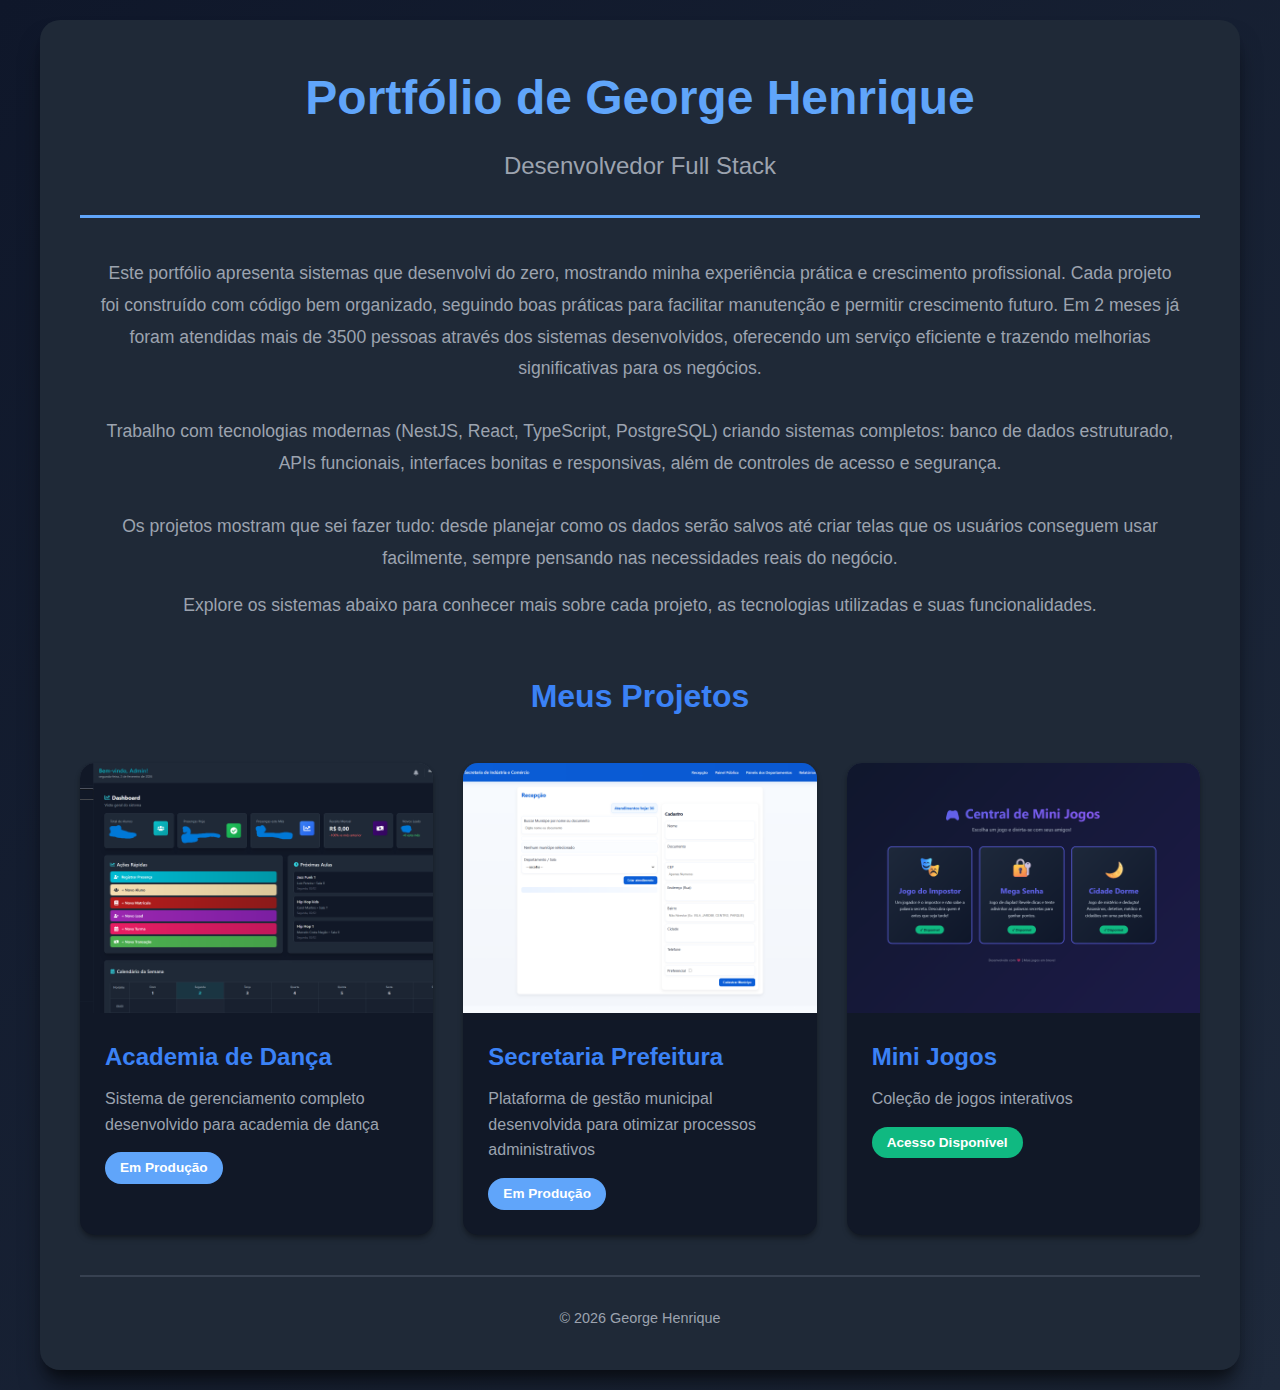
<file: index.html>
<!DOCTYPE html>
<html lang="pt-BR">
<head>
    <meta charset="UTF-8">
    <meta name="viewport" content="width=device-width, initial-scale=1.0">
    <title>Portfólio de George Henrique</title>
    <link rel="stylesheet" href="styles.css">
</head>
<body>
    <div class="container">
        <header>
            <h1>Portfólio de George Henrique</h1>
            <p class="subtitle">Desenvolvedor Full Stack</p>
        </header>

        <section class="intro">
            <p>
             Este portfólio apresenta sistemas que desenvolvi do zero, mostrando minha experiência prática e crescimento profissional. Cada projeto foi construído com código bem organizado, seguindo boas práticas para facilitar manutenção e permitir crescimento futuro. Em 2 meses já foram atendidas mais de 3500 pessoas através dos sistemas desenvolvidos, oferecendo um serviço eficiente e trazendo melhorias significativas para os negócios.
             <br><br>
            Trabalho com tecnologias modernas (NestJS, React, TypeScript, PostgreSQL) criando sistemas completos: banco de dados estruturado, APIs funcionais, interfaces bonitas e responsivas, além de controles de acesso e segurança.
            <br><br>
            Os projetos mostram que sei fazer tudo: desde planejar como os dados serão salvos até criar telas que os usuários conseguem usar facilmente, sempre pensando nas necessidades reais do negócio.
            </p>
            <p>Explore os sistemas abaixo para conhecer mais sobre cada projeto, as tecnologias utilizadas e suas funcionalidades.</p>
        </section>

        <section class="projects">
            <h2>Meus Projetos</h2>
            <div class="projects-grid">
                
                <div class="project-card" onclick="window.location.href='academia-de-danca.html'">
                    <div class="project-image">
                        <img src="Imagens/8 1.png" alt="Sistema Academia de Dança">
                    </div>
                    <div class="project-info">
                        <h3>Academia de Dança</h3>
                        <p>Sistema de gerenciamento completo desenvolvido para academia de dança</p>
                        <span class="badge">Em Produção</span>
                    </div>
                </div>

                <div class="project-card" onclick="window.location.href='secretaria-prefeitura.html'">
                    <div class="project-image">
                        <img src="Imagens/Sec 1.png" alt="Sistema Secretaria Prefeitura">
                    </div>
                    <div class="project-info">
                        <h3>Secretaria Prefeitura</h3>
                        <p>Plataforma de gestão municipal desenvolvida para otimizar processos administrativos</p>
                        <span class="badge">Em Produção</span>
                    </div>
                </div>

                <div class="project-card" onclick="window.location.href='mini-jogos.html'">
                    <div class="project-image">
                        <img src="Imagens/Minigames.png" alt="Mini Jogos">
                    </div>
                    <div class="project-info">
                        <h3>Mini Jogos</h3>
                        <p>Coleção de jogos interativos</p>
                        <span class="badge available">Acesso Disponível</span>
                    </div>
                </div>

            </div>
        </section>

        <footer>
            <p>&copy; 2026 George Henrique</p>
        </footer>
    </div>

    <script src="script.js"></script>
</body>
</html>
</file>
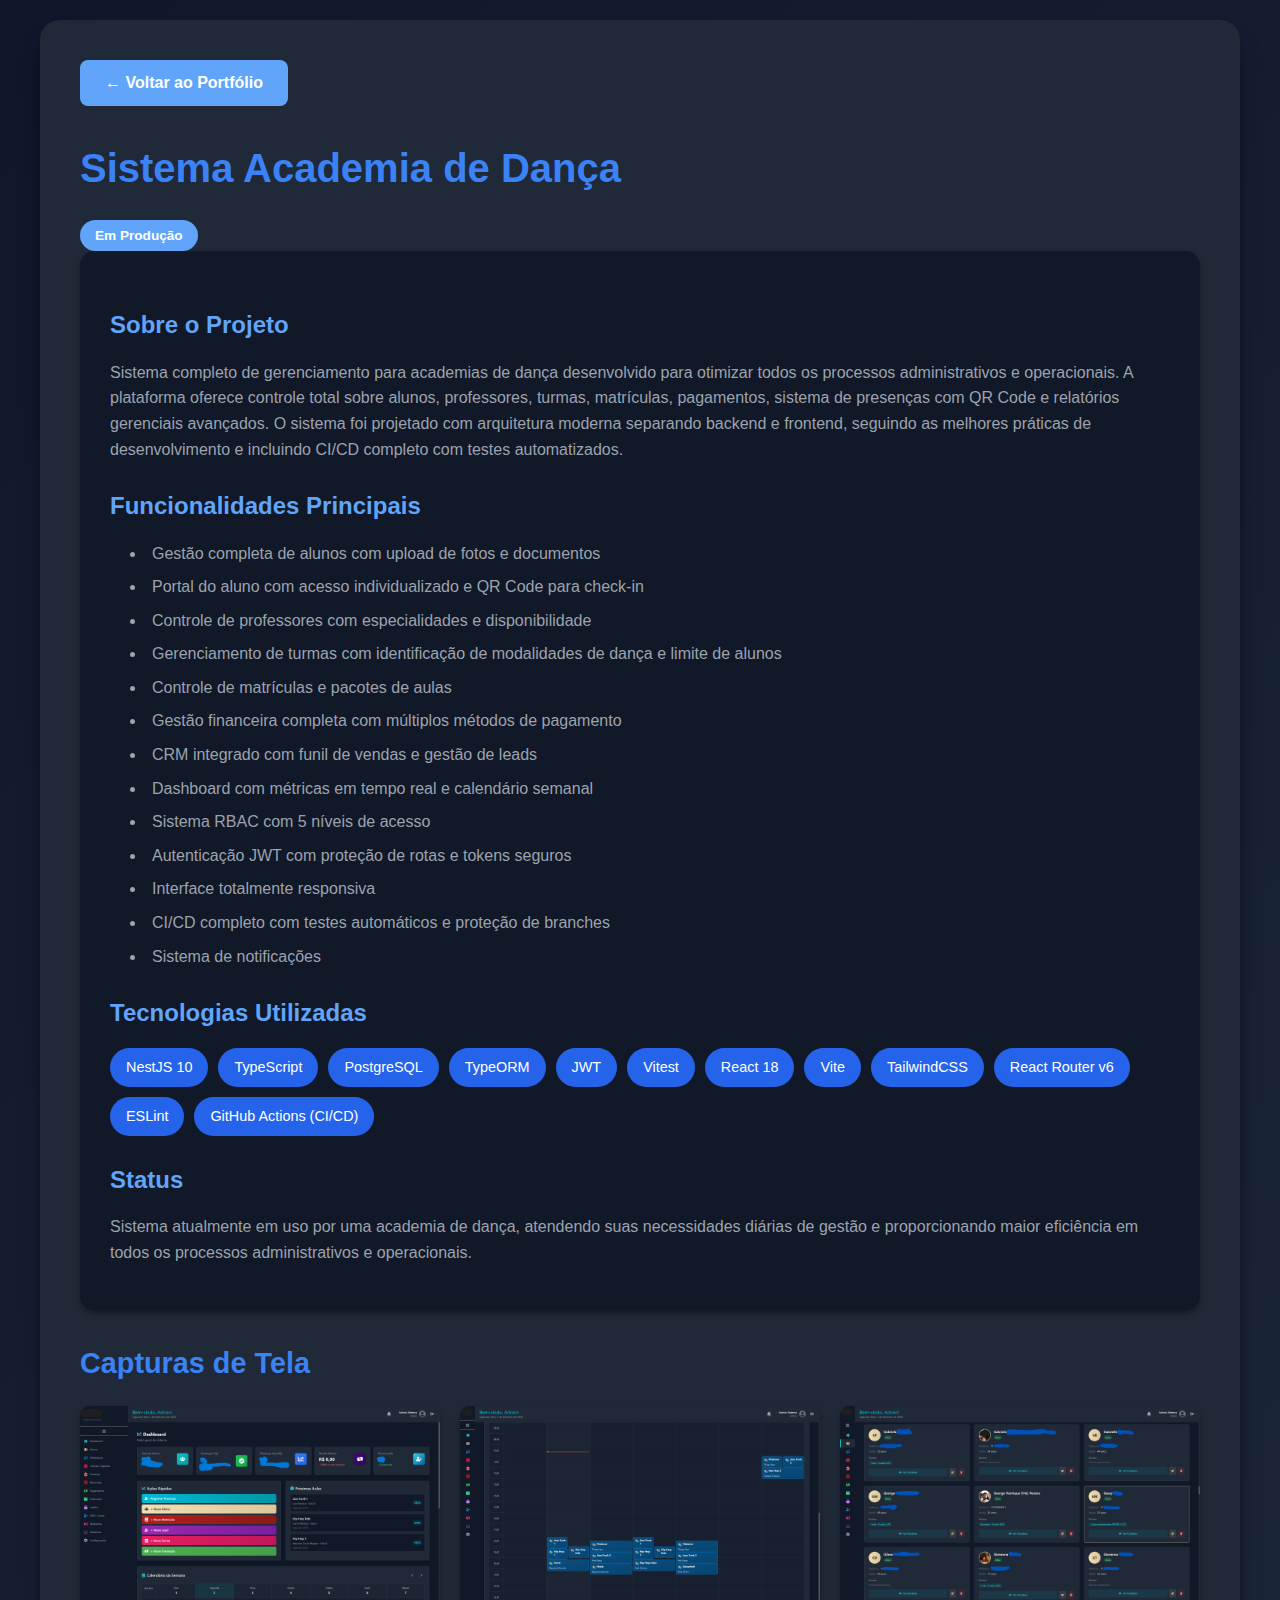
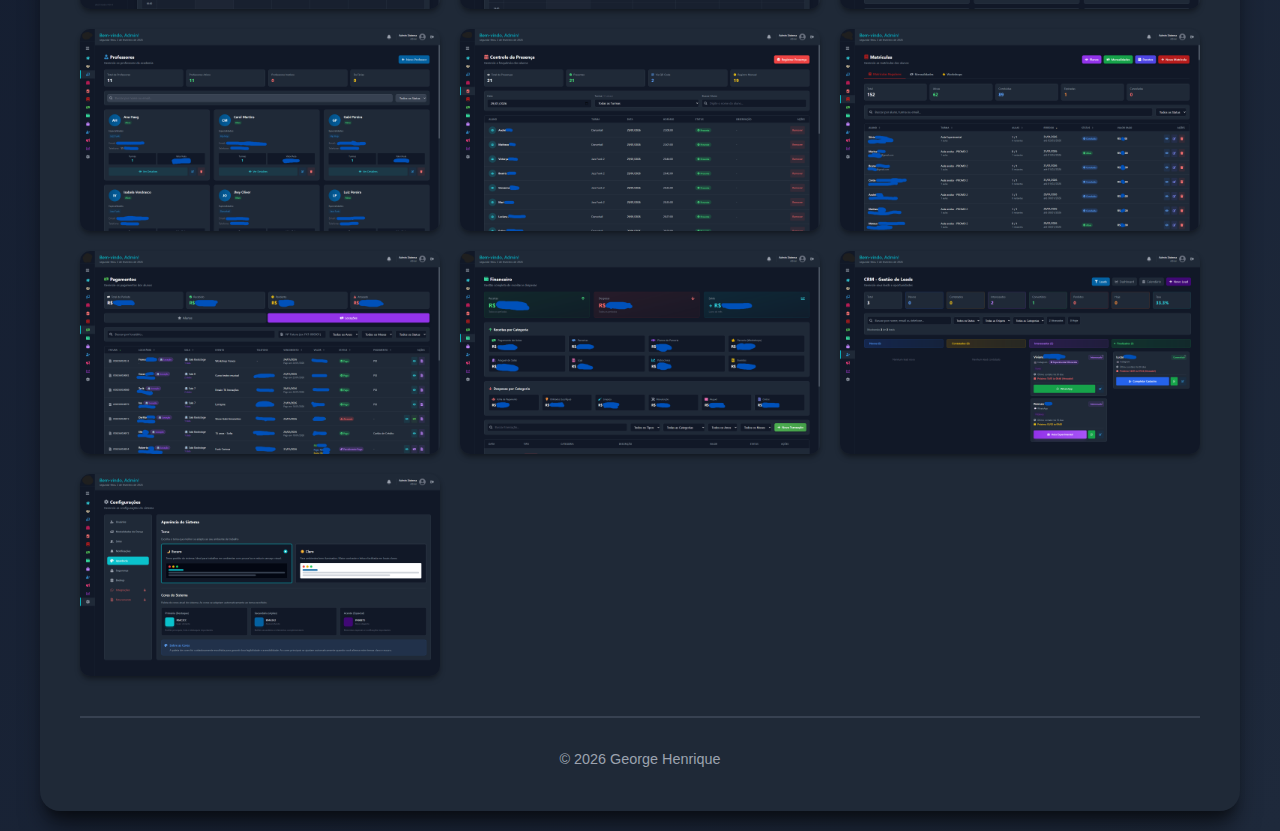
<file: academia-de-danca.html>
<!DOCTYPE html>
<html lang="pt-BR">
<head>
    <meta charset="UTF-8">
    <meta name="viewport" content="width=device-width, initial-scale=1.0">
    <title>Academia de Dança - George Henrique</title>
    <link rel="stylesheet" href="styles.css">
</head>
<body>
    <div class="container">
        <a href="index.html" class="back-button">← Voltar ao Portfólio</a>
        
        <div class="project-detail">
            <h2>Sistema Academia de Dança</h2>
            <span class="badge">Em Produção</span>
            
            <div class="project-description">
                <h3>Sobre o Projeto</h3>
                <p>Sistema completo de gerenciamento para academias de dança desenvolvido para otimizar todos os processos administrativos e operacionais. A plataforma oferece controle total sobre alunos, professores, turmas, matrículas, pagamentos, sistema de presenças com QR Code e relatórios gerenciais avançados. O sistema foi projetado com arquitetura moderna separando backend e frontend, seguindo as melhores práticas de desenvolvimento e incluindo CI/CD completo com testes automatizados.</p>
                
                <h3>Funcionalidades Principais</h3>
                <ul>
                    <li>Gestão completa de alunos com upload de fotos e documentos</li>
                    <li>Portal do aluno com acesso individualizado e QR Code para check-in</li>
                    <li>Controle de professores com especialidades e disponibilidade</li>
                    <li>Gerenciamento de turmas com identificação de modalidades de dança e limite de alunos</li>
                    <li>Controle de matrículas e pacotes de aulas</li>
                    <li>Gestão financeira completa com múltiplos métodos de pagamento</li>
                    <li>CRM integrado com funil de vendas e gestão de leads</li>
                    <li>Dashboard com métricas em tempo real e calendário semanal</li>
                    <li>Sistema RBAC com 5 níveis de acesso</li>
                    <li>Autenticação JWT com proteção de rotas e tokens seguros</li>
                    <li>Interface totalmente responsiva</li>
                    <li>CI/CD completo com testes automáticos e proteção de branches</li>
                    <li>Sistema de notificações</li>
                </ul>

                <h3>Tecnologias Utilizadas</h3>
                <div class="tech-stack">
                    <span class="tech-badge">NestJS 10</span>
                    <span class="tech-badge">TypeScript</span>
                    <span class="tech-badge">PostgreSQL</span>
                    <span class="tech-badge">TypeORM</span>
                    <span class="tech-badge">JWT</span>
                    <span class="tech-badge">Vitest</span>
                    <span class="tech-badge">React 18</span>
                    <span class="tech-badge">Vite</span>
                    <span class="tech-badge">TailwindCSS</span>
                    <span class="tech-badge">React Router v6</span>
                    <span class="tech-badge">ESLint</span>
                    <span class="tech-badge">GitHub Actions (CI/CD)</span>
                </div>

                <h3>Status</h3>
                <p>Sistema atualmente em uso por uma academia de dança, atendendo suas necessidades diárias de gestão e proporcionando maior eficiência em todos os processos administrativos e operacionais.</p>
            </div>

            <div class="screenshots">
                <h3>Capturas de Tela</h3>
                <div class="screenshots-grid">
                    <div class="screenshot-item">
                        <img src="Imagens/8 1.png" alt="Tela Principal">
                    </div>
                    <div class="screenshot-item">
                        <img src="Imagens/8 2.png" alt="Dashboard">
                    </div>
                    <div class="screenshot-item">
                        <img src="Imagens/8 3.png" alt="Gestão de Alunos">
                    </div>
                    <div class="screenshot-item">
                        <img src="Imagens/8 4.png" alt="Controle de Turmas">
                    </div>
                    <div class="screenshot-item">
                        <img src="Imagens/8 5.png" alt="Sistema de Pagamentos">
                    </div>
                    <div class="screenshot-item">
                        <img src="Imagens/8 6.png" alt="Relatórios">
                    </div>
                    <div class="screenshot-item">
                        <img src="Imagens/8 7.png" alt="Gestão de Professores">
                    </div>
                    <div class="screenshot-item">
                        <img src="Imagens/8 8.png" alt="Controle de Presença">
                    </div>
                    <div class="screenshot-item">
                        <img src="Imagens/8 9.png" alt="Configurações">
                    </div>
                    <div class="screenshot-item">
                        <img src="Imagens/8 10.png" alt="Módulo Financeiro">
                    </div>
                </div>
            </div>
        </div>

        <footer>
            <p>&copy; 2026 George Henrique</p>
        </footer>
    </div>

    <!-- Modal para imagem expandida -->
    <div id="imageModal" class="image-modal">
        <span class="image-modal-close">&times;</span>
        <img class="image-modal-content" id="modalImage">
    </div>

    <script src="script.js"></script>
</body>
</html>
</file>
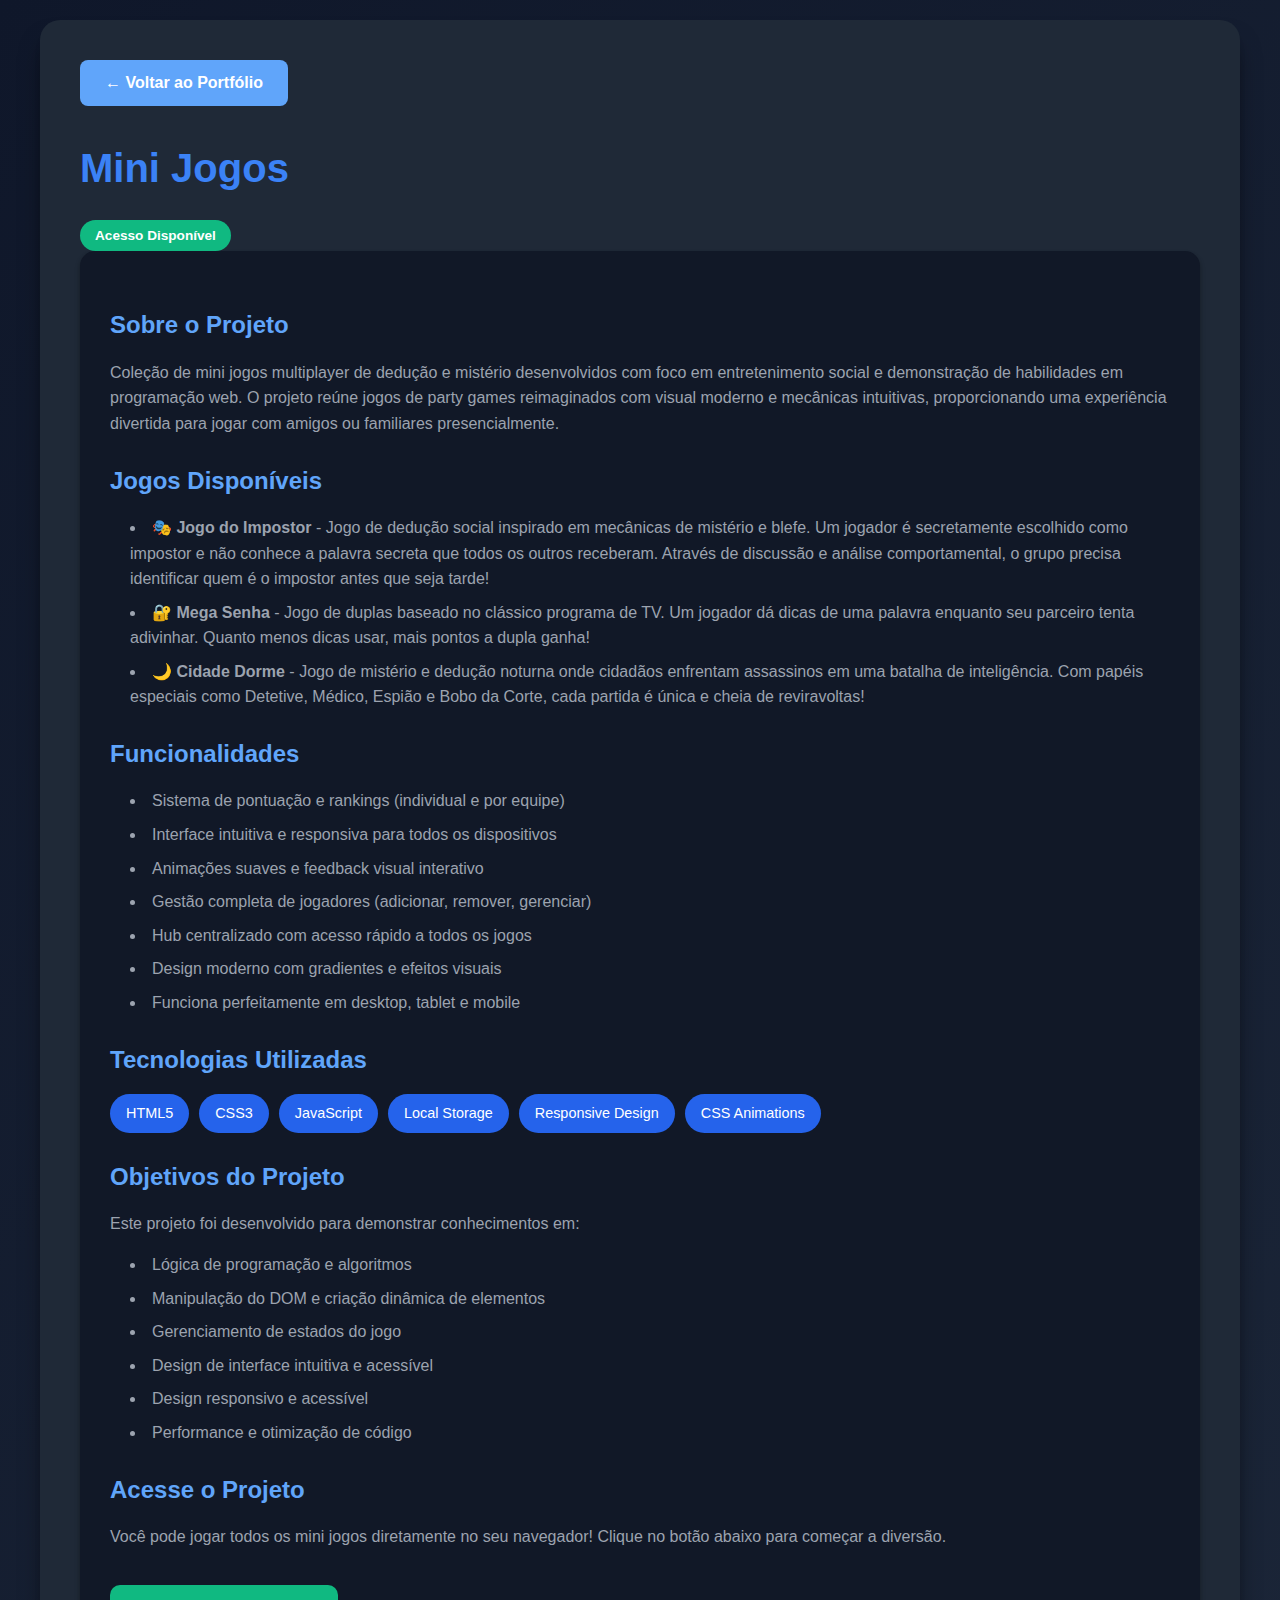
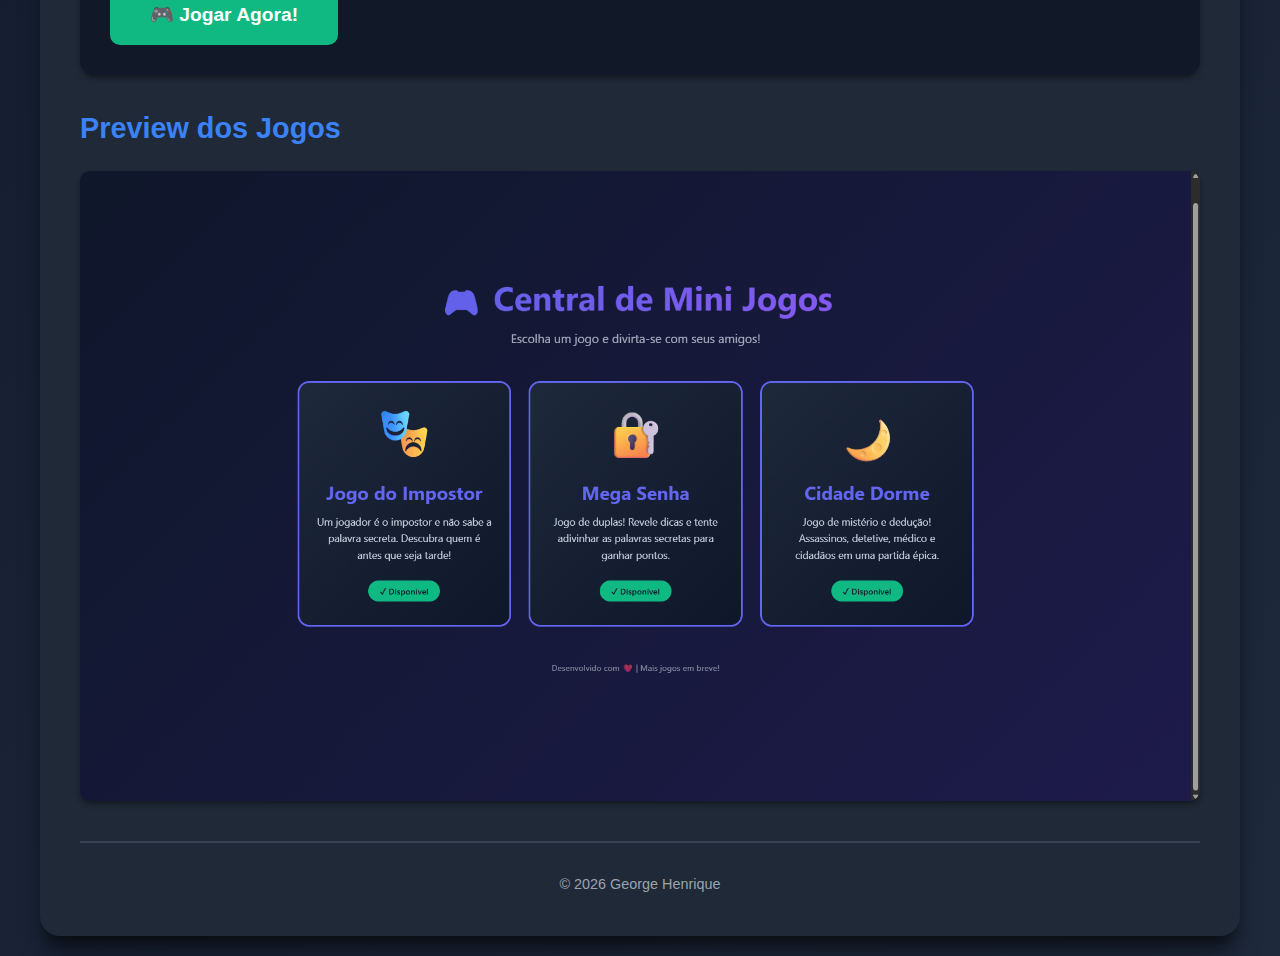
<file: mini-jogos.html>
<!DOCTYPE html>
<html lang="pt-BR">
<head>
    <meta charset="UTF-8">
    <meta name="viewport" content="width=device-width, initial-scale=1.0">
    <title>Mini Jogos - George Henrique</title>
    <link rel="stylesheet" href="styles.css">
</head>
<body>
    <div class="container">
        <a href="index.html" class="back-button">← Voltar ao Portfólio</a>
        
        <div class="project-detail">
            <h2>Mini Jogos</h2>
            <span class="badge available">Acesso Disponível</span>
            
            <div class="project-description">
                <h3>Sobre o Projeto</h3>
                <p>Coleção de mini jogos multiplayer de dedução e mistério desenvolvidos com foco em entretenimento social e demonstração de habilidades em programação web. O projeto reúne jogos de party games reimaginados com visual moderno e mecânicas intuitivas, proporcionando uma experiência divertida para jogar com amigos ou familiares presencialmente.</p>
                
                <h3>Jogos Disponíveis</h3>
                <ul>
                    <li><strong>🎭 Jogo do Impostor</strong> - Jogo de dedução social inspirado em mecânicas de mistério e blefe. Um jogador é secretamente escolhido como impostor e não conhece a palavra secreta que todos os outros receberam. Através de discussão e análise comportamental, o grupo precisa identificar quem é o impostor antes que seja tarde!</li>
                    <li><strong>🔐 Mega Senha</strong> - Jogo de duplas baseado no clássico programa de TV. Um jogador dá dicas de uma palavra enquanto seu parceiro tenta adivinhar. Quanto menos dicas usar, mais pontos a dupla ganha!</li>
                    <li><strong>🌙 Cidade Dorme</strong> - Jogo de mistério e dedução noturna onde cidadãos enfrentam assassinos em uma batalha de inteligência. Com papéis especiais como Detetive, Médico, Espião e Bobo da Corte, cada partida é única e cheia de reviravoltas!</li>
                </ul>

                <h3>Funcionalidades</h3>
                <ul>
                    <li>Sistema de pontuação e rankings (individual e por equipe)</li>
                    <li>Interface intuitiva e responsiva para todos os dispositivos</li>
                    <li>Animações suaves e feedback visual interativo</li>
                    <li>Gestão completa de jogadores (adicionar, remover, gerenciar)</li>
                    <li>Hub centralizado com acesso rápido a todos os jogos</li>
                    <li>Design moderno com gradientes e efeitos visuais</li>
                    <li>Funciona perfeitamente em desktop, tablet e mobile</li>
                </ul>

                <h3>Tecnologias Utilizadas</h3>
                <div class="tech-stack">
                    <span class="tech-badge">HTML5</span>
                    <span class="tech-badge">CSS3</span>
                    <span class="tech-badge">JavaScript</span>
                    <span class="tech-badge">Local Storage</span>
                    <span class="tech-badge">Responsive Design</span>
                    <span class="tech-badge">CSS Animations</span>
                </div>

                <h3>Objetivos do Projeto</h3>
                <p>Este projeto foi desenvolvido para demonstrar conhecimentos em:</p>
                <ul>
                    <li>Lógica de programação e algoritmos</li>
                    <li>Manipulação do DOM e criação dinâmica de elementos</li>
                    <li>Gerenciamento de estados do jogo</li>
                    <li>Design de interface intuitiva e acessível</li>
                    <li>Design responsivo e acessível</li>
                    <li>Performance e otimização de código</li>
                </ul>

                <h3>Acesse o Projeto</h3>
                <p>Você pode jogar todos os mini jogos diretamente no seu navegador! Clique no botão abaixo para começar a diversão.</p>
                <a href="https://lyanjo.github.io/Mini-Jogos-Lyanjo/" class="access-button">🎮 Jogar Agora!</a>
            </div>

            <div class="screenshots">
                <h3>Preview dos Jogos</h3>
                <div class="screenshots-grid">
                    <div class="screenshot-item">
                        <img src="Imagens/Minigames.png" alt="Tela Inicial dos Mini Jogos">
                    </div>
                </div>
            </div>
        </div>

        <footer>
            <p>&copy; 2026 George Henrique</p>
        </footer>
    </div>

    <!-- Modal para imagem expandida -->
    <div id="imageModal" class="image-modal">
        <span class="image-modal-close">&times;</span>
        <img class="image-modal-content" id="modalImage">
    </div>

    <script src="script.js"></script>
</body>
</html>
</file>
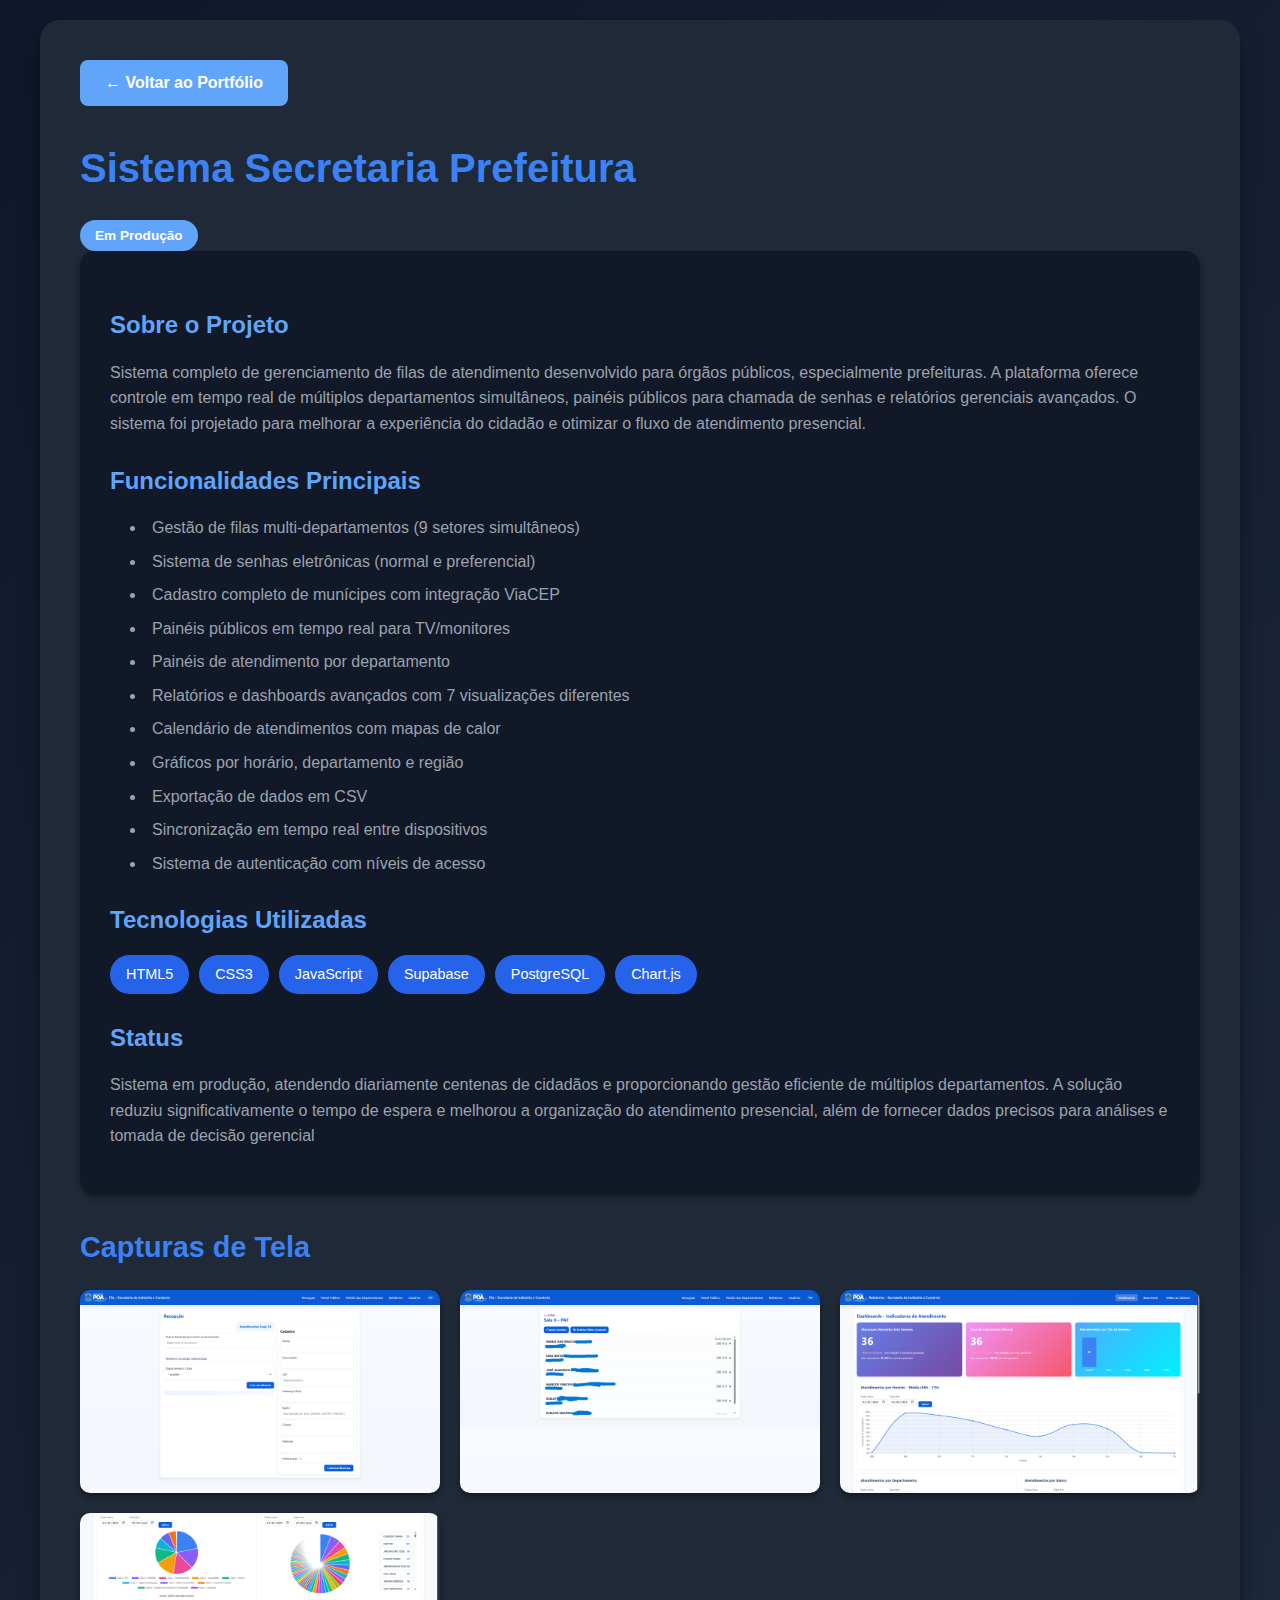
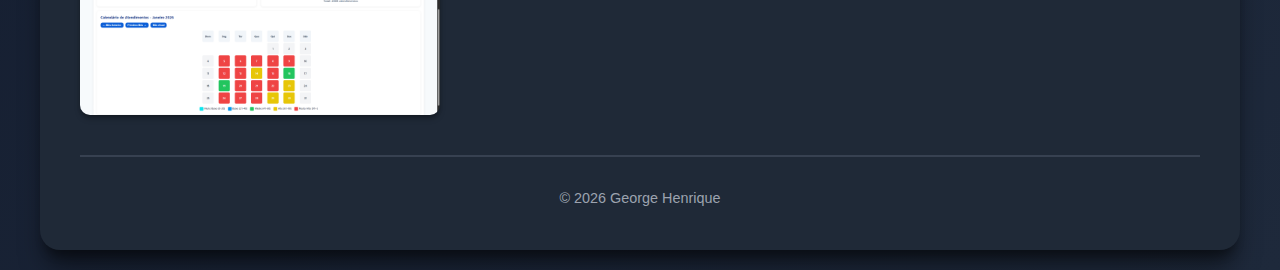
<file: secretaria-prefeitura.html>
<!DOCTYPE html>
<html lang="pt-BR">
<head>
    <meta charset="UTF-8">
    <meta name="viewport" content="width=device-width, initial-scale=1.0">
    <title>Secretaria Prefeitura - George Henrique</title>
    <link rel="stylesheet" href="styles.css">
</head>
<body>
    <div class="container">
        <a href="index.html" class="back-button">← Voltar ao Portfólio</a>
        
        <div class="project-detail">
            <h2>Sistema Secretaria Prefeitura</h2>
            <span class="badge">Em Produção</span>
            
            <div class="project-description">
                <h3>Sobre o Projeto</h3>
                <p>Sistema completo de gerenciamento de filas de atendimento desenvolvido para órgãos públicos, especialmente prefeituras. A plataforma oferece controle em tempo real de múltiplos departamentos simultâneos, painéis públicos para chamada de senhas e relatórios gerenciais avançados. O sistema foi projetado para melhorar a experiência do cidadão e otimizar o fluxo de atendimento presencial.</p>
                
                <h3>Funcionalidades Principais</h3>
                <ul>
                    <li>Gestão de filas multi-departamentos (9 setores simultâneos)</li>
                    <li>Sistema de senhas eletrônicas (normal e preferencial)</li>
                    <li>Cadastro completo de munícipes com integração ViaCEP</li>
                    <li>Painéis públicos em tempo real para TV/monitores</li>
                    <li>Painéis de atendimento por departamento</li>
                    <li>Relatórios e dashboards avançados com 7 visualizações diferentes</li>
                    <li>Calendário de atendimentos com mapas de calor</li>
                    <li>Gráficos por horário, departamento e região</li>
                    <li>Exportação de dados em CSV</li>
                    <li>Sincronização em tempo real entre dispositivos</li>
                    <li>Sistema de autenticação com níveis de acesso</li>
                </ul>

                <h3>Tecnologias Utilizadas</h3>
                <div class="tech-stack">
                    <span class="tech-badge">HTML5</span>
                    <span class="tech-badge">CSS3</span>
                    <span class="tech-badge">JavaScript</span>
                    <span class="tech-badge">Supabase</span>
                    <span class="tech-badge">PostgreSQL</span>
                    <span class="tech-badge">Chart.js</span>
                </div>

                <h3>Status</h3>
                <p>Sistema em produção, atendendo diariamente centenas de cidadãos e proporcionando gestão eficiente de múltiplos departamentos. A solução reduziu significativamente o tempo de espera e melhorou a organização do atendimento presencial, além de fornecer dados precisos para análises e tomada de decisão gerencial</p>
            </div>

            <div class="screenshots">
                <h3>Capturas de Tela</h3>
                <div class="screenshots-grid">
                    <div class="screenshot-item">
                        <img src="Imagens/Sec 1.png" alt="Dashboard Principal">
                    </div>
                    <div class="screenshot-item">
                        <img src="Imagens/Sec 2.png" alt="Gestão de Processos">
                    </div>
                    <div class="screenshot-item">
                        <img src="Imagens/Sec Rel 1.png" alt="Módulo de Relatórios">
                    </div>
                    <div class="screenshot-item">
                        <img src="Imagens/Sec Rel 2.png" alt="Estatísticas e Análises">
                    </div>
                </div>
            </div>
        </div>

        <footer>
            <p>&copy; 2026 George Henrique</p>
        </footer>
    </div>

    <!-- Modal para imagem expandida -->
    <div id="imageModal" class="image-modal">
        <span class="image-modal-close">&times;</span>
        <img class="image-modal-content" id="modalImage">
    </div>

    <script src="script.js"></script>
</body>
</html>
</file>
<file: styles.css>
* {
    margin: 0;
    padding: 0;
    box-sizing: border-box;
}

:root {
    --primary-color: #60a5fa;
    --secondary-color: #3b82f6;
    --accent-color: #2563eb;
    --text-color: #e5e7eb;
    --text-light: #9ca3af;
    --bg-color: #1f2937;
    --card-bg: #111827;
    --shadow: 0 4px 6px -1px rgba(0, 0, 0, 0.3), 0 2px 4px -1px rgba(0, 0, 0, 0.2);
    --shadow-hover: 0 20px 25px -5px rgba(0, 0, 0, 0.5), 0 10px 10px -5px rgba(0, 0, 0, 0.3);
}

body {
    font-family: 'Segoe UI', Tahoma, Geneva, Verdana, sans-serif;
    background: linear-gradient(135deg, #0f172a 0%, #1e293b 100%);
    color: var(--text-color);
    line-height: 1.6;
    min-height: 100vh;
    padding: 20px;
}

.container {
    max-width: 1200px;
    margin: 0 auto;
    background: var(--bg-color);
    border-radius: 20px;
    padding: 40px;
    box-shadow: var(--shadow-hover);
}

header {
    text-align: center;
    margin-bottom: 40px;
    padding-bottom: 30px;
    border-bottom: 3px solid var(--primary-color);
}

h1 {
    font-size: 3rem;
    color: var(--primary-color);
    margin-bottom: 10px;
    font-weight: 700;
}

.subtitle {
    font-size: 1.5rem;
    color: var(--text-light);
    font-weight: 300;
}

.intro {
    text-align: center;
    margin-bottom: 50px;
    padding: 0 20px;
}

.intro p {
    font-size: 1.1rem;
    color: var(--text-light);
    margin-bottom: 15px;
    line-height: 1.8;
}

.projects h2 {
    text-align: center;
    font-size: 2rem;
    color: var(--secondary-color);
    margin-bottom: 40px;
}

.projects-grid {
    display: grid;
    grid-template-columns: repeat(auto-fit, minmax(320px, 1fr));
    gap: 30px;
    margin-bottom: 40px;
}

.project-card {
    background: var(--card-bg);
    border-radius: 15px;
    overflow: hidden;
    box-shadow: var(--shadow);
    cursor: pointer;
    transition: all 0.3s ease;
    position: relative;
}

.project-card:hover {
    transform: translateY(-10px);
    box-shadow: var(--shadow-hover);
}

.project-image {
    width: 100%;
    height: 250px;
    overflow: hidden;
    background: #374151;
}

.project-image img {
    width: 100%;
    height: 100%;
    object-fit: cover;
    transition: transform 0.3s ease;
}

.project-card:hover .project-image img {
    transform: scale(1.1);
}

.project-info {
    padding: 25px;
}

.project-info h3 {
    font-size: 1.5rem;
    color: var(--secondary-color);
    margin-bottom: 10px;
}

.project-info p {
    color: var(--text-light);
    margin-bottom: 15px;
}

.badge {
    display: inline-block;
    padding: 5px 15px;
    background: var(--primary-color);
    color: white;
    border-radius: 20px;
    font-size: 0.85rem;
    font-weight: 600;
}

.badge.available {
    background: #10b981;
}

footer {
    text-align: center;
    padding-top: 30px;
    border-top: 2px solid #374151;
    color: var(--text-light);
    font-size: 0.9rem;
}

/* Estilos para páginas de detalhes */
.back-button {
    display: inline-block;
    padding: 10px 25px;
    background: var(--primary-color);
    color: white;
    text-decoration: none;
    border-radius: 8px;
    margin-bottom: 30px;
    transition: background 0.3s ease;
    font-weight: 600;
}

.back-button:hover {
    background: var(--secondary-color);
}

.project-detail {
    margin-bottom: 40px;
}

.project-detail h2 {
    font-size: 2.5rem;
    color: var(--secondary-color);
    margin-bottom: 20px;
}

.project-description {
    background: var(--card-bg);
    padding: 30px;
    border-radius: 15px;
    box-shadow: var(--shadow);
    margin-bottom: 30px;
}

.project-description h3 {
    color: var(--primary-color);
    margin-top: 25px;
    margin-bottom: 15px;
    font-size: 1.5rem;
}

.project-description p, .project-description ul {
    color: var(--text-light);
    margin-bottom: 15px;
}

.project-description ul {
    list-style-position: inside;
    padding-left: 20px;
}

.project-description li {
    margin-bottom: 8px;
}

.tech-stack {
    display: flex;
    flex-wrap: wrap;
    gap: 10px;
    margin-top: 10px;
}

.tech-badge {
    padding: 8px 16px;
    background: var(--accent-color);
    color: white;
    border-radius: 20px;
    font-size: 0.9rem;
    font-weight: 500;
}

.screenshots {
    margin-top: 30px;
}

.screenshots h3 {
    color: var(--secondary-color);
    margin-bottom: 20px;
    font-size: 1.8rem;
}

.screenshots-grid {
    display: grid;
    grid-template-columns: repeat(auto-fit, minmax(300px, 1fr));
    gap: 20px;
}

.screenshot-item {
    border-radius: 10px;
    overflow: hidden;
    box-shadow: var(--shadow);
    transition: transform 0.3s ease;
    cursor: pointer;
}

.screenshot-item:hover {
    transform: scale(1.05);
}

.screenshot-item img {
    width: 100%;
    height: auto;
    display: block;
}

/* Modal para imagem expandida */
.image-modal {
    display: none;
    position: fixed;
    z-index: 1000;
    left: 0;
    top: 0;
    width: 100%;
    height: 100%;
    background-color: rgba(0, 0, 0, 0.95);
    animation: fadeIn 0.3s ease;
}

.image-modal.active {
    display: flex;
    justify-content: center;
    align-items: center;
}

.image-modal-content {
    max-width: 90%;
    max-height: 90%;
    object-fit: contain;
    animation: zoomIn 0.3s ease;
}

.image-modal-close {
    position: absolute;
    top: 20px;
    right: 40px;
    color: #fff;
    font-size: 40px;
    font-weight: bold;
    cursor: pointer;
    transition: color 0.3s ease;
}

.image-modal-close:hover {
    color: var(--primary-color);
}

@keyframes fadeIn {
    from { opacity: 0; }
    to { opacity: 1; }
}

@keyframes zoomIn {
    from { transform: scale(0.8); }
    to { transform: scale(1); }
}

.access-button {
    display: inline-block;
    padding: 15px 40px;
    background: #10b981;
    color: white;
    text-decoration: none;
    border-radius: 10px;
    font-size: 1.2rem;
    font-weight: 600;
    transition: all 0.3s ease;
    margin-top: 20px;
}

.access-button:hover {
    background: #059669;
    transform: translateY(-2px);
    box-shadow: var(--shadow-hover);
}

@media (max-width: 768px) {
    .container {
        padding: 20px;
    }

    h1 {
        font-size: 2rem;
    }

    .subtitle {
        font-size: 1.2rem;
    }

    .projects-grid {
        grid-template-columns: 1fr;
    }

    .screenshots-grid {
        grid-template-columns: 1fr;
    }
}
</file>
